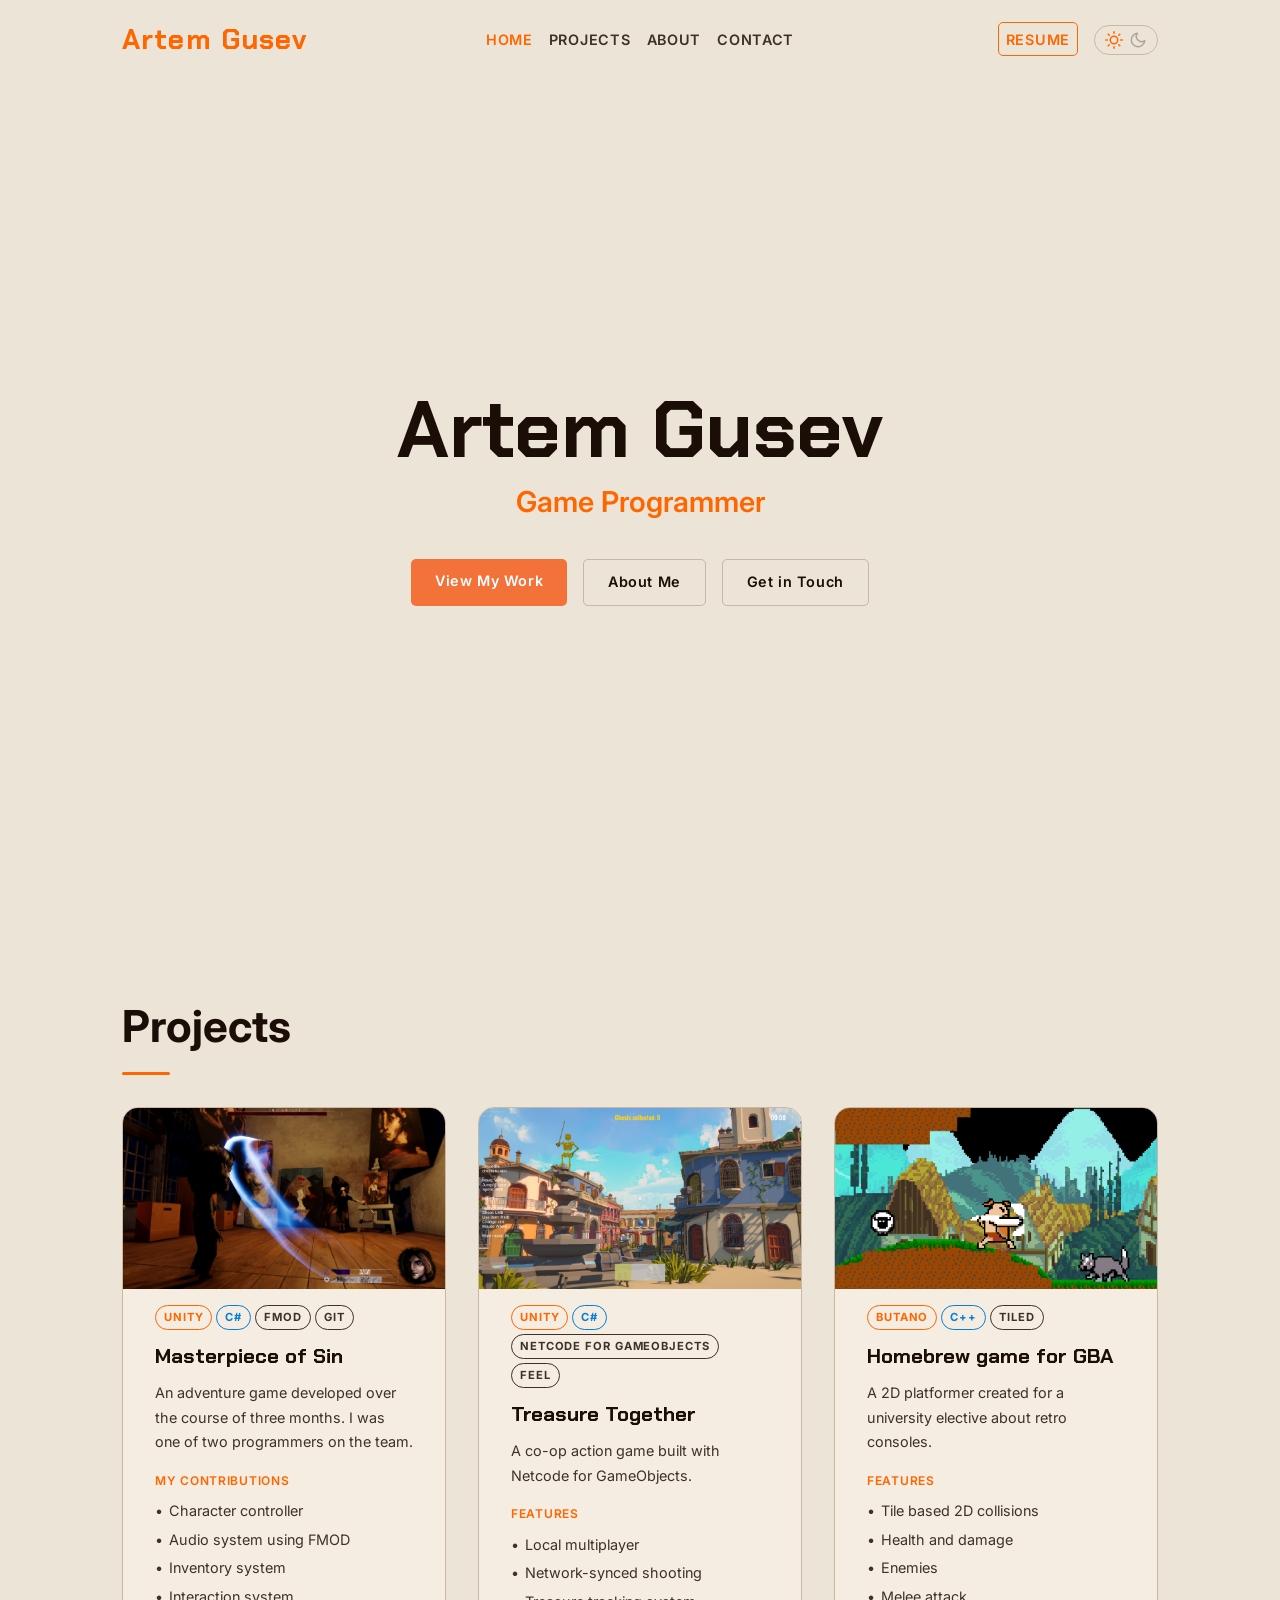
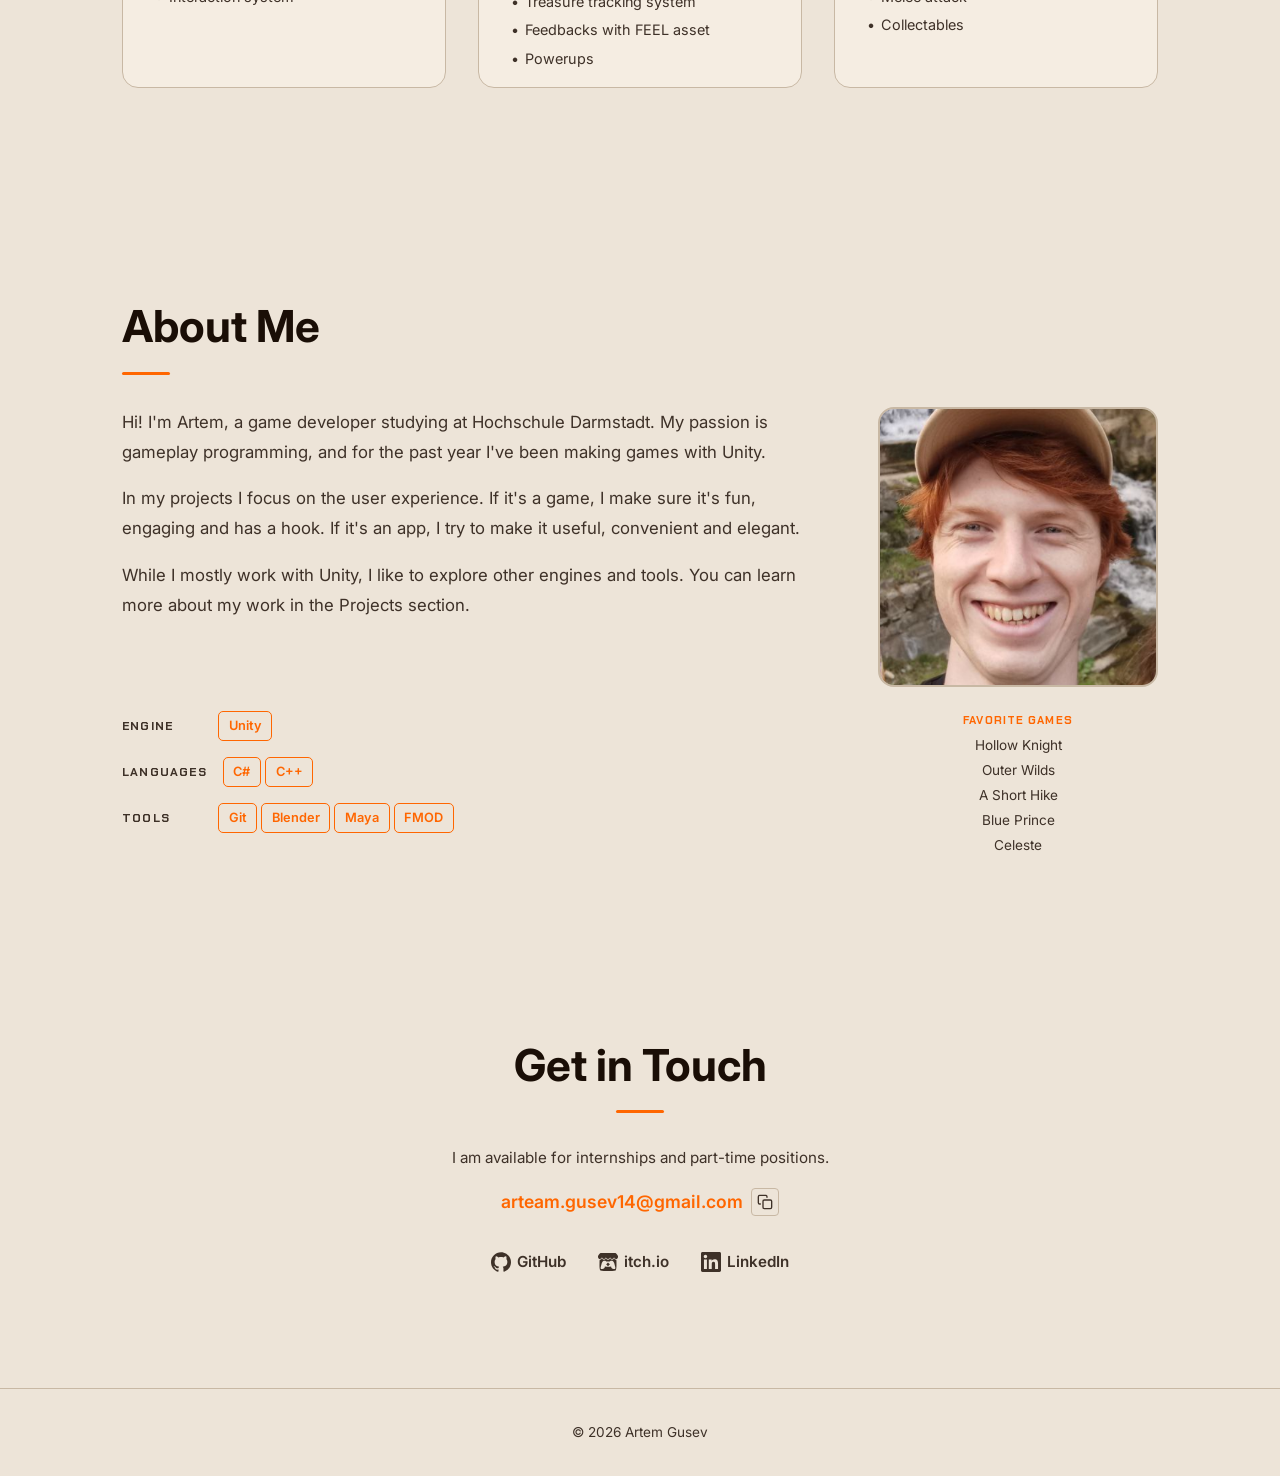
<file: index.html>
<!DOCTYPE html>
<html lang="en" class="no-smooth">
<head>
  <meta charset="UTF-8" />
  <meta name="viewport" content="width=device-width, initial-scale=1.0" />
  <meta name="description" content="Artem Gusev — game developer. Portfolio of personal and study projects." />
  <title>Artem Gusev | Game Dev Portfolio</title>

  <link rel="preconnect" href="https://fonts.googleapis.com" />
  <link rel="preconnect" href="https://fonts.gstatic.com" crossorigin />
  <link href="https://fonts.googleapis.com/css2?family=Chakra+Petch:wght@700&family=Inter:wght@400;600&display=swap" rel="stylesheet" />

  <link rel="stylesheet" href="style.css" />
  <!-- Runs synchronously before first paint to prevent a flash of the wrong theme.
       Wrapped in a block so `savedTheme` doesn't leak into global scope and
       collide with the same variable name in script.js. -->
  <script>
    {
      const savedTheme = localStorage.getItem('theme');
      if (savedTheme) {
        document.documentElement.setAttribute('data-theme', savedTheme);
      } else if (window.matchMedia('(prefers-color-scheme: light)').matches) {
        document.documentElement.setAttribute('data-theme', 'light');
      }
      // No saved preference and no system light preference → dark is CSS default

      // Hide the page before first paint to prevent:
      // - flash of wrong scroll position (on reload)
      // - flash of unstyled text while fonts load (on all visits)
      document.documentElement.style.visibility = 'hidden';
    }
  </script>
</head>
<body>


  <!-- ===================== HEADER / NAV ===================== -->
  <header id="site-header">
    <div class="header-inner">
      <a href="#home" class="site-logo"><span class="logo-dot">Artem Gusev</span></a>

      <button class="nav-toggle" id="nav-toggle" aria-label="Open navigation" aria-expanded="false" aria-controls="primary-nav">
        <span class="hamburger-bar"></span>
        <span class="hamburger-bar"></span>
        <span class="hamburger-bar"></span>
      </button>

      <nav id="primary-nav">
        <a href="#home">Home</a>
        <a href="#projects">Projects</a>
        <a href="#about">About</a>
        <a href="#contact">Contact</a>
      </nav>

      <div class="header-right">
        <a href="assets/resume/resume.pdf" class="nav-resume-link" target="_blank" rel="noopener">Resume</a>
        <button class="theme-toggle" id="theme-toggle" aria-label="Switch to light mode">
        <!-- Sun icon — shown in dark mode -->
        <svg class="icon-sun" width="18" height="18" viewBox="0 0 24 24" fill="none" stroke="currentColor" stroke-width="2" stroke-linecap="round" stroke-linejoin="round" aria-hidden="true">
          <circle cx="12" cy="12" r="5"/>
          <line x1="12" y1="1" x2="12" y2="3"/><line x1="12" y1="21" x2="12" y2="23"/>
          <line x1="4.22" y1="4.22" x2="5.64" y2="5.64"/><line x1="18.36" y1="18.36" x2="19.78" y2="19.78"/>
          <line x1="1" y1="12" x2="3" y2="12"/><line x1="21" y1="12" x2="23" y2="12"/>
          <line x1="4.22" y1="19.78" x2="5.64" y2="18.36"/><line x1="18.36" y1="5.64" x2="19.78" y2="4.22"/>
        </svg>
        <!-- Moon icon — shown in light mode -->
        <svg class="icon-moon" width="18" height="18" viewBox="0 0 24 24" fill="none" stroke="currentColor" stroke-width="2" stroke-linecap="round" stroke-linejoin="round" aria-hidden="true">
          <path d="M21 12.79A9 9 0 1 1 11.21 3 7 7 0 0 0 21 12.79z"/>
        </svg>
      </button>
      </div>
    </div>
  </header>

  <main>
  <!-- ===================== HERO ===================== -->
  <section id="home">
    <!-- <video class="hero-video" autoplay muted loop playsinline>
      <source src="assets/videos/showreel.webm" type="video/webm" />
      <source src="assets/videos/showreel.mp4" type="video/mp4" />
    </video> -->
    <div class="hero-overlay" aria-hidden="true"></div>
    <div class="home-content">
      <h1 class="home-name">Artem Gusev</h1>
      <p class="home-tagline">Game Programmer</p>
      <div class="home-cta-group">
        <a href="#projects" class="btn btn-primary">View My Work</a>
        <a href="#about" class="btn btn-ghost">About Me</a>
        <a href="#contact" class="btn btn-ghost">Get in Touch</a>
      </div>
    </div>
  </section>

  <!-- ===================== PROJECTS ===================== -->
  <section id="projects">
    <div class="section-inner">
      <h2 class="section-title">Projects</h2>

      <!-- Filter bar — update data-filter values to match your actual engines/types -->
      <div class="filter-bar" role="group" aria-label="Filter projects by engine or type">
        <button class="filter-btn active" data-filter="all">All</button>
        <button class="filter-btn" data-filter="unity">Unity</button>
        <button class="filter-btn" data-filter="godot">Godot</button>
        <button class="filter-btn" data-filter="unreal">Unreal</button>
        <button class="filter-btn" data-filter="jam">Game Jam</button>
      </div>

      <!-- Cards are generated from projects.js — edit that file to add/update projects -->
      <div class="projects-grid" id="projects-grid"></div>
    </div>
  </section>

  <!-- ===================== ABOUT ===================== -->
  <section id="about">
    <div class="section-inner">
      <h2 class="section-title">About Me</h2>
      <div class="about-grid">
        <div class="about-text">
          <p>Hi! I'm Artem, a game developer studying at Hochschule Darmstadt. My passion is gameplay programming, and for the past year I've been making games with Unity.</p>
          <p>In my projects I focus on the user experience. If it's a game, I make sure it's fun, engaging and has a hook. If it's an app, I try to make it useful, convenient and elegant.</p>
          <p>While I mostly work with Unity, I like to explore other engines and tools. You can learn more about my work in the Projects section.</p>
        </div>
        <div class="about-image">
          <img src="assets/images/profile.png" alt="Artem Gusev" width="280" height="280" />
        </div>
        <div class="skills-grid">
          <div class="skill-row">
            <span class="skill-category">Engine</span>
            <div class="skill-chips"><span class="skill-chip">Unity</span></div>
          </div>
          <div class="skill-row">
            <span class="skill-category">Languages</span>
            <div class="skill-chips">
              <span class="skill-chip">C#</span>
              <span class="skill-chip">C++</span>
            </div>
          </div>
          <div class="skill-row">
            <span class="skill-category">Tools</span>
            <div class="skill-chips">
              <span class="skill-chip">Git</span>
              <span class="skill-chip">Blender</span>
              <span class="skill-chip">Maya</span>
              <span class="skill-chip">FMOD</span>
            </div>
          </div>
        </div>
        <div class="fav-games">
          <span class="fav-games-label">Favorite games</span>
          <ul>
            <li>Hollow Knight</li>
            <li>Outer Wilds</li>
            <li>A Short Hike</li>
            <li>Blue Prince</li>
            <li>Celeste</li>
          </ul>
        </div>
      </div>
    </div>
  </section>

  <!-- ===================== CONTACT ===================== -->
  <section id="contact">
    <div class="section-inner contact-inner">
      <h2 class="section-title">Get in Touch</h2>
      <p class="contact-availability">I am available for internships and part-time positions.</p>
      <div class="contact-email-row">
        <a href="mailto:arteam.gusev14@gmail.com" class="contact-email-link">arteam.gusev14@gmail.com</a>
        <button class="contact-copy-btn" id="copy-email-btn" aria-label="Copy email address">
          <svg class="icon-copy" width="16" height="16" viewBox="0 0 24 24" fill="none" stroke="currentColor" stroke-width="2" stroke-linecap="round" stroke-linejoin="round" aria-hidden="true"><rect x="9" y="9" width="13" height="13" rx="2"/><path d="M5 15H4a2 2 0 0 1-2-2V4a2 2 0 0 1 2-2h9a2 2 0 0 1 2 2v1"/></svg>
          <svg class="icon-check" width="16" height="16" viewBox="0 0 24 24" fill="none" stroke="currentColor" stroke-width="2.5" stroke-linecap="round" stroke-linejoin="round" aria-hidden="true"><polyline points="20 6 9 17 4 12"/></svg>
        </button>
      </div>
      <nav class="contact-social" aria-label="Social links">
        <a href="https://github.com/Rognin" target="_blank" rel="noopener" aria-label="GitHub profile">
          <svg width="20" height="20" viewBox="0 0 24 24" fill="currentColor" aria-hidden="true"><path d="M12 .297c-6.63 0-12 5.373-12 12 0 5.303 3.438 9.8 8.205 11.385.6.113.82-.258.82-.577 0-.285-.01-1.04-.015-2.04-3.338.724-4.042-1.61-4.042-1.61C4.422 18.07 3.633 17.7 3.633 17.7c-1.087-.744.084-.729.084-.729 1.205.084 1.838 1.236 1.838 1.236 1.07 1.835 2.809 1.305 3.495.998.108-.776.417-1.305.76-1.605-2.665-.3-5.466-1.332-5.466-5.93 0-1.31.465-2.38 1.235-3.22-.135-.303-.54-1.523.105-3.176 0 0 1.005-.322 3.3 1.23.96-.267 1.98-.399 3-.405 1.02.006 2.04.138 3 .405 2.28-1.552 3.285-1.23 3.285-1.23.645 1.653.24 2.873.12 3.176.765.84 1.23 1.91 1.23 3.22 0 4.61-2.805 5.625-5.475 5.92.42.36.81 1.096.81 2.22 0 1.606-.015 2.896-.015 3.286 0 .315.21.69.825.57C20.565 22.092 24 17.592 24 12.297c0-6.627-5.373-12-12-12"/></svg>
          GitHub
        </a>
        <a href="https://rognin.itch.io/" target="_blank" rel="noopener" aria-label="itch.io profile">
          <svg width="20" height="20" viewBox="0 0 24 24" fill="currentColor" aria-hidden="true"><path d="M3.13 1.338C2.08 1.96.02 4.328 0 4.95v1.03c0 1.303 1.22 2.45 2.325 2.45 1.33 0 2.436-1.102 2.436-2.41 0 1.308 1.07 2.41 2.4 2.41 1.328 0 2.362-1.102 2.362-2.41 0 1.308 1.137 2.41 2.466 2.41h.024c1.33 0 2.466-1.102 2.466-2.41 0 1.308 1.034 2.41 2.363 2.41 1.33 0 2.4-1.102 2.4-2.41 0 1.308 1.106 2.41 2.435 2.41C22.78 8.43 24 7.282 24 5.98V4.95c-.02-.62-2.082-2.99-3.13-3.612-3.253-.114-5.508-.134-8.87-.133-3.362 0-7.945.053-8.87.133zm6.376 6.477a2.74 2.74 0 0 1-.468.602c-.5.49-1.19.795-1.947.795a2.786 2.786 0 0 1-1.95-.795c-.182-.178-.32-.37-.446-.59-.127.222-.303.412-.486.59a2.788 2.788 0 0 1-1.95.795c-.092 0-.187-.025-.264-.052-.107 1.113-.152 2.176-.168 2.95v.005l-.006 1.167c.02 2.334-.23 7.564 1.03 8.85 1.952.454 5.545.662 9.15.663 3.605 0 7.198-.21 9.15-.664 1.26-1.284 1.01-6.514 1.03-8.848l-.006-1.167v-.004c-.016-.775-.06-1.838-.168-2.95-.077.026-.172.052-.263.052a2.788 2.788 0 0 1-1.95-.795c-.184-.178-.36-.368-.486-.59-.127.22-.265.412-.447.59a2.786 2.786 0 0 1-1.95.794c-.76 0-1.446-.303-1.948-.793a2.74 2.74 0 0 1-.468-.602 2.738 2.738 0 0 1-.463.602 2.787 2.787 0 0 1-1.95.794h-.16a2.787 2.787 0 0 1-1.95-.793 2.738 2.738 0 0 1-.464-.602zm-2.004 2.59v.002c.795.002 1.5 0 2.373.953.687-.072 1.406-.108 2.125-.107.72 0 1.438.035 2.125.107.873-.953 1.578-.95 2.372-.953.376 0 1.876 0 2.92 2.934l1.123 4.028c.832 2.995-.266 3.068-1.636 3.07-2.03-.075-3.156-1.55-3.156-3.025-1.124.184-2.436.276-3.748.277-1.312 0-2.624-.093-3.748-.277 0 1.475-1.125 2.95-3.156 3.026-1.37-.004-2.468-.077-1.636-3.072l1.122-4.027c1.045-2.934 2.545-2.934 2.92-2.934zM12 12.714c-.002.002-2.14 1.964-2.523 2.662l1.4-.056v1.22c0 .056.56.033 1.123.007.562.026 1.124.05 1.124-.008v-1.22l1.4.055C14.138 14.677 12 12.713 12 12.713z"/></svg>
          itch.io
        </a>
        <a href="https://www.linkedin.com/in/artem-gusev14" target="_blank" rel="noopener" aria-label="LinkedIn profile">
          <svg width="20" height="20" viewBox="0 0 24 24" fill="currentColor" aria-hidden="true"><path d="M20.447 20.452h-3.554v-5.569c0-1.328-.027-3.037-1.852-3.037-1.853 0-2.136 1.445-2.136 2.939v5.667H9.351V9h3.414v1.561h.046c.477-.9 1.637-1.85 3.37-1.85 3.601 0 4.267 2.37 4.267 5.455v6.286zM5.337 7.433c-1.144 0-2.063-.926-2.063-2.065 0-1.138.92-2.063 2.063-2.063 1.14 0 2.064.925 2.064 2.063 0 1.139-.925 2.065-2.064 2.065zm1.782 13.019H3.555V9h3.564v11.452zM22.225 0H1.771C.792 0 0 .774 0 1.729v20.542C0 23.227.792 24 1.771 24h20.451C23.2 24 24 23.227 24 22.271V1.729C24 .774 23.2 0 22.222 0h.003z"/></svg>
          LinkedIn
        </a>
      </nav>
    </div>
  </section>

  </main>

  <!-- ===================== FOOTER ===================== -->
  <footer id="site-footer">
    <div class="footer-inner">
      <p class="footer-copy">&copy; 2026 Artem Gusev</p>
    </div>
  </footer>

  <script src="projects.js"></script>
  <script src="script.js"></script>
</body>
</html>
</file>
<file: style.css>
/* =====================================================================
   DESIGN TOKENS
   ===================================================================== */
:root {
  color-scheme: dark;
  --color-bg:          #1c1917;
  --color-bg-rgb:      28, 25, 23;
  --color-bg-surface:  #272018;
  --color-bg-elevated: #332a1e;
  --color-border:      #3d3228;
  --color-accent:           #d48647	;  /* burnt orange — filled elements, white text on top */
  --color-accent-highlight: #f4a261;  /* sandy orange — text, outlines, tags, no white text on top */
  --color-accent-glow: rgba(200, 104, 32, 0.35);
  --color-accent-dim:  rgba(244, 162, 97, 0.1);
  --color-text:        #fdf0e6;
  --color-text-muted:  #d0c3b6;
  --color-text-inverse:#1c1917;

  --font-display: 'Chakra Petch', sans-serif;
  --font-body:    'Inter', sans-serif;

  --space-xs:  0.25rem;
  --space-sm:  0.5rem;
  --space-md:  1rem;
  --space-lg:  2rem;
  --space-xl:  4rem;
  --space-2xl: 6rem;

  --radius-sm: 5px;
  --radius-md: 8px;
  --radius-lg: 16px;

  --color-secondary: #7ec8e3;

  --shadow-card: 0 4px 24px rgba(0, 0, 0, 0.4);
  --shadow-glow: 0 0 20px var(--color-accent-glow);

  --transition-fast: 150ms ease;
  --transition-base: 250ms ease;

  --header-h: 60px;
}

/* =====================================================================
   BASE RESET & BODY
   ===================================================================== */
*, *::before, *::after {
  margin: 0;
  padding: 0;
  box-sizing: border-box;
}

[hidden] { display: none !important; }

/* Smooth scroll only for users who haven't opted out of motion */
@media (prefers-reduced-motion: no-preference) {
  html:not(.no-smooth) {
    scroll-behavior: smooth;
  }
}

html {
  scroll-padding-top: var(--header-h);
}

body {
  font-family: var(--font-body);
  background-color: var(--color-bg);
  color: var(--color-text);
  line-height: 1.7;
  font-size: 1rem;
}

/*
  Theme transition — only active for the ~350ms while switching themes.
  JS adds/removes .theme-transitioning on <html> via applyTheme().
  Using !important so this overrides any element-level transition declarations.
*/
.theme-transitioning,
.theme-transitioning *,
.theme-transitioning *::before,
.theme-transitioning *::after {
  transition: background-color 350ms ease, border-color 350ms ease, color 350ms ease, box-shadow 350ms ease !important;
}

/* Reduced-motion: collapse the theme-transition duration to zero.
   Comes after the .theme-transitioning rule so it wins the !important race. */
@media (prefers-reduced-motion: reduce) {
  .theme-transitioning,
  .theme-transitioning *,
  .theme-transitioning *::before,
  .theme-transitioning *::after {
    transition-duration: 0ms !important;
  }
  .hero-video {
    display: none;
  }
}

/* =====================================================================
   SHARED LAYOUT
   ===================================================================== */
.section-inner {
  max-width: 1100px;
  margin: 0 auto;
  padding: calc(1.1 * var(--header-h)) var(--space-lg) var(--header-h);
}

.section-title {
  font-family: var(--font-body);
  font-size: clamp(1.75rem, 4vw, 2.75rem);
  font-weight: 700;
  color: var(--color-text);
  margin-bottom: var(--space-lg);
}

.section-title::after {
  content: '';
  display: block;
  width: 48px;
  height: 3px;
  background: var(--color-accent-highlight);
  margin-top: var(--space-sm);
  border-radius: 2px;
}

/* =====================================================================
   BUTTONS
   ===================================================================== */
.btn {
  display: inline-block;
  padding: 0.65rem 1.5rem;
  border-radius: var(--radius-sm);
  font-family: var(--font-body);
  font-weight: 600;
  font-size: 0.9rem;
  letter-spacing: 0.04em;
  text-decoration: none;
  cursor: pointer;
  border: none;
  transition: background var(--transition-fast), box-shadow var(--transition-fast), transform var(--transition-fast);
}

.btn:hover {
  transform: translateY(-2px);
}

.btn-primary {
  background: var(--color-accent);
  color: #fff;
}

.btn-primary:hover {
  background: #a85518;
  box-shadow: var(--shadow-glow);
}

.btn-ghost {
  background: transparent;
  color: var(--color-text);
  border: 1px solid var(--color-border);
}

.btn-ghost:hover {
  border-color: var(--color-accent-highlight);
  color: var(--color-accent-highlight);
}

/* =====================================================================
   HEADER / NAV
   ===================================================================== */
#site-header {
  position: sticky;
  top: 0;
  z-index: 100;
  background: rgba(var(--color-bg-rgb), var(--header-bg-opacity, 0));
  backdrop-filter: blur(12px);
  -webkit-backdrop-filter: blur(12px);
  border-bottom: 1px solid transparent;
  transition: border-color var(--transition-base);
}

.header-inner {
  max-width: 1100px;
  margin: 0 auto;
  padding: var(--space-md) var(--space-lg);
  display: grid;
  grid-template-columns: 1fr auto 1fr;
  align-items: center;
}

.site-logo {
  font-family: var(--font-display);
  font-size: 1.76rem;
  font-weight: 700;
  color: var(--color-text);
  text-decoration: none;
  letter-spacing: 0.04em;
  opacity: 1;
  transition: opacity 0.3s ease, visibility 0.3s ease;
}

.site-logo.logo-hidden {
  opacity: 0;
  visibility: hidden;
  pointer-events: none;
}

.logo-dot {
  color: var(--color-accent-highlight);
}

#primary-nav {
  display: flex;
  gap: var(--space-md);
  align-items: center;
  justify-self: center;
}

#primary-nav a {
  color: var(--color-text-muted);
  text-decoration: none;
  font-size: 0.9rem;
  font-weight: 600;
  letter-spacing: 0.05em;
  text-transform: uppercase;
  transition: color var(--transition-fast);
}

#primary-nav a:hover,
#primary-nav a.active {
  color: var(--color-accent-highlight);
}

.header-right {
  justify-self: end;
  display: flex;
  align-items: center;
  gap: var(--space-md);
}

.nav-resume-link {
  position: relative;
  border: none;
  padding: var(--space-xs) var(--space-sm);
  color: var(--color-accent-highlight);
  text-decoration: none;
  font-size: 0.9rem;
  font-weight: 600;
  letter-spacing: 0.05em;
  text-transform: uppercase;
  transition: color var(--transition-fast);
}

/* Border as a pseudo-element so it can be shifted independently of the text */
.nav-resume-link::before {
  content: '';
  position: absolute;
  inset: -2px 0 0 0; /* top border edge is 2px above the text box */
  border: 1px solid var(--color-accent-highlight);
  border-radius: var(--radius-sm);
  background: transparent;
  transition: background var(--transition-fast), border-color var(--transition-fast);
  pointer-events: none;
  z-index: -1;
}

.nav-resume-link:hover {
  color: var(--color-text-inverse);
}

.nav-resume-link:hover::before {
  background: var(--color-accent);
  border-color: var(--color-accent);
}

.nav-toggle {
  display: none;
  flex-direction: column;
  gap: 5px;
  background: none;
  border: none;
  cursor: pointer;
  padding: var(--space-sm);
}

.hamburger-bar {
  display: block;
  width: 24px;
  height: 2px;
  background: var(--color-text);
  border-radius: 2px;
  transition: transform var(--transition-base), opacity var(--transition-base);
}

/* =====================================================================
   HERO
   ===================================================================== */
main {
  background-color: var(--color-bg);
  position: relative;
  z-index: 1;
}

#home {
  position: relative;
  min-height: 100vh;
  display: flex;
  align-items: center;
  margin-top: calc(-1 * var(--header-h));
  padding: calc(var(--space-2xl) + var(--header-h)) var(--space-lg) var(--header-h);
  background: var(--color-bg);
  z-index: 1;
  overflow: hidden;
}

.hero-video {
  position: absolute;
  inset: 0;
  width: 100%;
  height: 100%;
  object-fit: cover;
  z-index: 0;
}

.hero-overlay {
  position: absolute;
  inset: 0;
  background: rgba(var(--color-bg-rgb), 0.6);
  z-index: 1;
}

.home-content {
  position: relative;
  z-index: 2;
  max-width: 700px;
  margin: 0 auto;
  padding: 0 var(--space-lg);
  text-align: center;
}

.home-label {
  font-size: 0.85rem;
  letter-spacing: 0.15em;
  text-transform: uppercase;
  color: var(--color-accent-highlight);
  font-weight: 600;
  margin-bottom: var(--space-sm);
}

.home-name {
  font-family: var(--font-display);
  font-size: clamp(2.75rem, 7vw, 5rem);
  font-weight: 700;
  line-height: 1;
  color: var(--color-text);
  margin-bottom: 0.5rem;
}

.home-tagline {
  font-size: clamp(1.3rem, 3vw, 1.8rem);
  font-weight: 600;
  color: var(--color-accent-highlight);
  margin-bottom: var(--space-lg);
  margin-left: auto;
  margin-right: auto;
}

.home-cta-group {
  display: flex;
  gap: var(--space-md);
  flex-wrap: wrap;
  justify-content: center;
}

/* =====================================================================
   ABOUT
   ===================================================================== */
.about-grid {
  display: grid;
  grid-template-columns: 1fr 280px;
  column-gap: var(--space-xl);
  row-gap: var(--space-md);
  align-items: start;
}

.about-text {
  display: flex;
  flex-direction: column;
  gap: var(--space-md);
  font-size: 1.05rem;
  color: var(--color-text-muted);
  line-height: 1.8;
}

.about-image {
  width: 280px;
}

.about-image img {
  width: 280px;
  height: 280px;
  object-fit: cover;
  border-radius: var(--radius-lg);
  border: 2px solid var(--color-border);
}

.about-image-placeholder {
  width: 280px;
  height: 280px;
  background: var(--color-bg-elevated);
  border: 2px dashed var(--color-border);
  border-radius: var(--radius-lg);
  display: flex;
  align-items: center;
  justify-content: center;
  color: var(--color-text-muted);
  font-size: 0.85rem;
  letter-spacing: 0.1em;
  text-transform: uppercase;
}

.fav-games {
  text-align: center;
}

.fav-games-label {
  display: block;
  font-family: var(--font-display);
  font-size: 0.7rem;
  font-weight: 700;
  text-transform: uppercase;
  letter-spacing: 0.1em;
  color: var(--color-accent-highlight);
  margin-bottom: var(--space-xs);
}

.fav-games ul {
  list-style: none;
  display: flex;
  flex-direction: column;
  gap: 2px;
}

.fav-games li {
  font-size: 0.85rem;
  color: var(--color-text-muted);
}

.skills-grid {
  display: flex;
  flex-direction: column;
  gap: var(--space-md);
}

.skill-row {
  display: flex;
  align-items: center;
  gap: var(--space-md);
}

.skill-category {
  font-family: var(--font-display);
  font-size: 0.75rem;
  font-weight: 700;
  text-transform: uppercase;
  letter-spacing: 0.1em;
  color: var(--color-text-muted);
  min-width: 80px;
  flex-shrink: 0;
}

.skill-chips {
  display: flex;
  flex-wrap: wrap;
  gap: var(--space-xs);
}

.skill-chip {
  font-size: 0.8rem;
  font-weight: 600;
  color: var(--color-accent-highlight);
  border: 1px solid var(--color-accent-highlight);
  border-radius: 5px;
  padding: 0.2rem 0.6rem;
}

/* =====================================================================
   PROJECTS
   ===================================================================== */
#projects,
#about,
#contact {
  position: relative;
  z-index: 1;
  background-color: var(--color-bg);
  scroll-margin-top: calc(-1 * var(--header-h));
}

#projects {
  min-height: 100vh;
}

#about {
  min-height: 80vh;
}

#contact {
  padding-bottom: var(--space-lg);
}

.filter-bar {
  display: none; /* hidden until there are enough projects to warrant filtering */
  gap: var(--space-sm);
  flex-wrap: wrap;
  margin-bottom: var(--space-lg);
}

.filter-btn {
  padding: var(--space-xs) var(--space-md);
  border: 1px solid var(--color-border);
  border-radius: 999px;
  background: transparent;
  color: var(--color-text-muted);
  font-family: var(--font-body);
  font-size: 0.85rem;
  font-weight: 600;
  cursor: pointer;
  transition: background-color var(--transition-fast), border-color var(--transition-fast), color var(--transition-fast);
}

.filter-btn.active,
.filter-btn:hover {
  border-color: var(--color-accent-highlight);
  color: var(--color-accent-highlight);
  background: var(--color-accent-dim);
}

.projects-grid {
  display: grid;
  grid-template-columns: repeat(auto-fill, minmax(320px, 1fr));
  gap: var(--space-lg);
}

.project-card {
  background: var(--color-bg-surface);
  border: 1px solid var(--color-border);
  border-radius: var(--radius-lg);
  overflow: hidden;
  display: flex;
  flex-direction: column;
  transition: transform var(--transition-base), box-shadow var(--transition-base);
}

.project-card:hover {
  transform: translateY(-4px);
  box-shadow: var(--shadow-card);
}

.project-card.hidden {
  display: none;
}

.card-media {
  position: relative;
  aspect-ratio: 16 / 9;
  overflow: hidden;
  background: var(--color-bg-elevated);
}

.card-media img,
.card-media video {
  width: 100%;
  height: 100%;
  object-fit: cover;
  transition: transform var(--transition-base);
}

.project-card:hover .card-media img,
.project-card:hover .card-media video {
  transform: scale(1.04);
}

.card-thumb-placeholder {
  width: 100%;
  height: 100%;
  background-color: var(--color-bg-elevated);
  background-image: repeating-linear-gradient(
    45deg,
    transparent,
    transparent 10px,
    rgba(0, 0, 0, 0.08) 10px,
    rgba(0, 0, 0, 0.08) 20px
  );
}

.card-media-overlay {
  position: absolute;
  inset: 0;
  background: rgba(0, 0, 0, 0.7);
  display: flex;
  align-items: center;
  justify-content: center;
  opacity: 0;
  transition: opacity var(--transition-base);
}

.project-card:hover .card-media-overlay {
  opacity: 1;
}

.btn-play-modal {
  padding: 0.6rem 1.25rem;
  background: var(--color-accent);
  color: #fff;
  border: none;
  border-radius: var(--radius-sm);
  font-family: var(--font-body);
  font-weight: 600;
  font-size: 0.9rem;
  cursor: pointer;
  transition: background var(--transition-fast), transform var(--transition-fast);
}

.btn-play-modal:hover {
  background: #a85518;
  transform: scale(1.04);
}

.card-body {
  padding: var(--space-md) var(--space-lg);
  display: flex;
  flex-direction: column;
  gap: var(--space-sm);
  flex: 1;
}

.card-meta {
  display: flex;
  gap: var(--space-xs);
  flex-wrap: wrap;
}

.tag {
  font-size: 0.7rem;
  font-weight: 700;
  letter-spacing: 0.08em;
  text-transform: uppercase;
  padding: 2px 8px;
  border-radius: 999px;
  border: 1px solid currentColor;
}

.tag-engine { color: var(--color-accent-highlight); }
.tag-lang   { color: var(--color-secondary); }
.tag-jam    { color: #f59e0b; }
.tag-tool   { color: var(--color-text-muted); }

.card-title {
  font-family: var(--font-display);
  font-size: 1.3rem;
  font-weight: 700;
  color: var(--color-text);
}

.card-desc {
  font-size: 0.9rem;
  color: var(--color-text-muted);
}

.card-contributions-wrap {
  flex: 1;
}

.card-contributions {
  list-style: none;
  padding: 0;
  margin: var(--space-sm) 0 0;
  display: flex;
  flex-direction: column;
  gap: 4px;
}

.card-contributions li {
  font-size: 0.9rem;
  color: var(--color-text-muted);
  padding-left: 1em;
  position: relative;
}

.card-contributions li::before {
  content: '•';
  position: absolute;
  left: 0;
  color: var(--color-text-muted);
}

.card-contributions-title {
  font-size: 0.75rem;
  font-weight: 600;
  text-transform: uppercase;
  letter-spacing: 0.06em;
  color: var(--color-accent-highlight);
  margin: var(--space-sm) 0 4px;
}

.card-links {
  display: flex;
  gap: var(--space-md);
  margin-top: var(--space-sm);
}

.card-link {
  font-size: 0.85rem;
  font-weight: 600;
  color: var(--color-accent-highlight);
  text-decoration: none;
  transition: color var(--transition-fast);
}

.card-link:hover {
  color: #f8c898;
  text-decoration: underline;
}

/* =====================================================================
   SKILLS
   ===================================================================== */

.skill-group {
  background: var(--color-bg-surface);
  border: 1px solid var(--color-border);
  border-radius: var(--radius-lg);
  padding: var(--space-lg);
}

.skill-group-title {
  font-family: var(--font-display);
  font-size: 1rem;
  font-weight: 700;
  color: var(--color-accent-highlight);
  text-transform: uppercase;
  letter-spacing: 0.1em;
  margin-bottom: var(--space-md);
}

.skill-list {
  list-style: none;
  display: flex;
  flex-direction: column;
  gap: var(--space-sm);
}

.skill-list li {
  font-size: 0.9rem;
  color: var(--color-text-muted);
  padding-left: var(--space-md);
  position: relative;
}

.skill-list li::before {
  content: '▸';
  position: absolute;
  left: 0;
  color: var(--color-accent-highlight);
}

/* =====================================================================
   CONTACT
   ===================================================================== */
.contact-inner {
  text-align: center;
}

.contact-availability {
  font-size: 0.95rem;
  color: var(--color-text-muted);
  margin-bottom: var(--space-md);
}

.contact-inner .section-title::after {
  margin-left: auto;
  margin-right: auto;
}

.contact-copy-btn .icon-check {
  display: none;
}

.contact-copy-btn.copied .icon-copy {
  display: none;
}

.contact-copy-btn.copied .icon-check {
  display: block;
}

.contact-email-row {
  display: inline-flex;
  align-items: center;
  gap: var(--space-sm);
  margin-bottom: var(--space-lg);
}

.contact-email-link {
  font-size: 1.1rem;
  font-weight: 600;
  color: var(--color-accent-highlight);
  text-decoration: none;
  transition: color var(--transition-fast);
}

.contact-email-link:hover {
  color: var(--color-text);
  text-decoration: underline;
}

.contact-copy-btn {
  display: inline-flex;
  align-items: center;
  justify-content: center;
  padding: 0.3rem;
  background: transparent;
  border: 1px solid var(--color-border);
  border-radius: 4px;
  color: var(--color-text-muted);
  cursor: pointer;
  transition: color var(--transition-fast), border-color var(--transition-fast);
  line-height: 1;
}

.contact-copy-btn:hover {
  color: var(--color-accent-highlight);
  border-color: var(--color-accent-highlight);
}

.contact-copy-btn.copied {
  color: #6bcb77;
  border-color: #6bcb77;
}

.contact-social {
  display: flex;
  justify-content: center;
  gap: var(--space-lg);
  flex-wrap: wrap;
}

.contact-social a {
  display: inline-flex;
  align-items: center;
  gap: 0.4em;
  font-size: 0.95rem;
  font-weight: 600;
  color: var(--color-text-muted);
  text-decoration: none;
  transition: color var(--transition-fast);
}

.contact-social a:hover {
  color: var(--color-accent-highlight);
}

/* =====================================================================
   FOOTER
   ===================================================================== */
#site-footer {
  position: relative;
  z-index: 1;
  background-color: var(--color-bg);
  border-top: 1px solid var(--color-border);
  padding: var(--space-lg);
}

.footer-inner {
  max-width: 1100px;
  margin: 0 auto;
  text-align: center;
}

.footer-copy {
  font-size: 0.85rem;
  color: var(--color-text-muted);
}

/* Tech badges — used on project page */
.modal-tech-badge {
  font-size: 0.72rem;
  font-weight: 700;
  letter-spacing: 0.07em;
  text-transform: uppercase;
  padding: 3px 10px;
  border-radius: 999px;
  color: var(--color-accent-highlight);
  border: 1px solid var(--color-accent-highlight);
  background: var(--color-accent-dim);
}

/* Snippet panel — used on project page */
.snippet-panel {
  border: 1px solid var(--color-border);
  border-radius: var(--radius-md);
  overflow: hidden;
}

.snippet-header {
  font-size: 0.75rem;
  font-weight: 600;
  font-family: var(--font-body);
  color: var(--color-text-muted);
  background: var(--color-bg-elevated);
  border-bottom: 1px solid var(--color-border);
  padding: var(--space-xs) var(--space-md);
  letter-spacing: 0.04em;
}

.snippet-panel pre[class*="language-"] {
  margin: 0;
  border-radius: 0;
  max-height: 320px;
  overflow-y: auto;
  font-size: 0.82rem;
  line-height: 1.6;
  background: #1e1b18;
  scrollbar-width: thin;
  scrollbar-color: var(--color-border) #1e1b18;
}

.snippet-panel pre[class*="language-"]::-webkit-scrollbar        { width: 6px; height: 6px; }
.snippet-panel pre[class*="language-"]::-webkit-scrollbar-track  { background: #1e1b18; }
.snippet-panel pre[class*="language-"]::-webkit-scrollbar-thumb  { background: var(--color-border); border-radius: 999px; }
.snippet-panel pre[class*="language-"]::-webkit-scrollbar-thumb:hover { background: var(--color-text-muted); }


/* =====================================================================
   PROJECT PAGE
   ===================================================================== */
.project-page {
  max-width: 1100px;
  margin: 0 auto;
  padding: var(--space-xl) var(--space-lg) var(--space-2xl);
}

.project-sidebar {
  display: flex;
  flex-direction: row;
  justify-content: space-between;
  align-items: center;
  margin-bottom: var(--space-md);
}

.project-sidebar-sticky {
  display: contents;
}

@media (min-width: 1300px) {
  .project-sidebar {
    position: fixed;
    top: var(--space-lg);
    left: var(--space-lg);
    z-index: 50;
    flex-direction: column;
    justify-content: flex-start;
    align-items: flex-start;
    gap: var(--space-sm);
    margin-bottom: 0;
  }
}

.project-back {
  display: inline-flex;
  align-items: center;
  gap: 6px;
  padding: 6px 14px;
  background: var(--color-bg-surface);
  border: 1px solid var(--color-border);
  border-radius: 999px;
  font-size: 0.82rem;
  font-weight: 600;
  color: var(--color-text-muted);
  text-decoration: none;
  letter-spacing: 0.04em;
  transition: color var(--transition-fast), border-color var(--transition-fast);
}

.project-back:hover {
  color: var(--color-accent-highlight);
  border-color: var(--color-accent-highlight);
}

.project-title {
  font-family: var(--font-display);
  font-size: clamp(1.8rem, 5vw, 3rem);
  color: var(--color-text);
  margin-bottom: var(--space-md);
  line-height: 1.15;
}

.project-meta-list {
  display: flex;
  flex-wrap: wrap;
  margin: 0 0 var(--space-lg);
  border: 1px solid var(--color-border);
  border-radius: var(--radius-md);
  overflow: hidden;
}

.project-meta-item {
  display: flex;
  flex-direction: column;
  padding: 0.6rem 1rem;
  flex: 1;
  min-width: 90px;
  border-right: 1px solid var(--color-border);
  background: var(--color-bg-surface);
}

.project-meta-item:last-child {
  border-right: none;
}

.project-meta-item dt {
  font-size: 0.65rem;
  font-weight: 600;
  letter-spacing: 0.1em;
  text-transform: uppercase;
  color: var(--color-text-muted);
  margin-bottom: 3px;
}

.project-meta-item dd {
  font-size: 0.9rem;
  font-weight: 600;
  color: var(--color-text);
}

.project-media {
  aspect-ratio: 16 / 9;
  background: var(--color-bg);
  border-radius: var(--radius-lg);
  overflow: hidden;
  margin-bottom: var(--space-lg);
}

.project-media img,
.project-media video,
.project-media iframe {
  width: 100%;
  height: 100%;
  object-fit: cover;
  border: none;
}

.project-desc {
  font-size: 1rem;
  color: var(--color-text-muted);
  line-height: 1.8;
  margin-bottom: var(--space-lg);
}

.project-features-intro {
  font-size: 1rem;
  color: var(--color-text-muted);
  line-height: 1.8;
  margin-bottom: var(--space-md);
}

.project-links {
  display: flex;
  gap: var(--space-md);
  flex-wrap: wrap;
  margin-bottom: var(--space-xl);
}

.project-features {
  display: flex;
  flex-direction: column;
  gap: var(--space-sm);
  border-top: 1px solid var(--color-border);
  padding-top: var(--space-lg);
}

/* Feature accordion */
.feature-panel {
  border: 1px solid var(--color-border);
  border-radius: var(--radius-md);
  overflow: hidden;
  background: var(--color-bg-surface);
}

.feature-header {
  width: 100%;
  display: flex;
  justify-content: space-between;
  align-items: center;
  gap: var(--space-md);
  padding: var(--space-sm) var(--space-md);
  background: rgba(255, 255, 255, 0.06);
  border: none;
  cursor: pointer;
  text-align: left;
  transition: background var(--transition-fast);
}

.feature-header:hover {
  background: var(--color-bg-elevated);
}

.feature-header-left {
  display: flex;
  align-items: center;
  gap: var(--space-sm);
  min-width: 0;
}

.feature-icon {
  flex-shrink: 0;
  width: 18px;
  height: 18px;
  color: var(--color-accent-highlight);
  opacity: 0.85;
}

.feature-icon svg {
  width: 100%;
  height: 100%;
}

.feature-title {
  font-family: var(--font-display);
  font-size: 0.9rem;
  font-weight: 700;
  letter-spacing: 0.04em;
  color: var(--color-text);
}

/* Plus → × toggle icon */
.feature-toggle {
  flex-shrink: 0;
  width: 14px;
  height: 14px;
  color: var(--color-accent-highlight);
  transform: rotate(-45deg);
  transition: transform 0.3s ease;
}

.feature-header[aria-expanded="true"] .feature-toggle {
  transform: rotate(0deg);
}

.feature-header[aria-expanded="true"] {
  background: rgba(255, 255, 255, 0.11);
}

/* Smooth expand via max-height */
.feature-body {
  max-height: 0;
  overflow: hidden;
  border-top: 1px solid transparent;
  transition: max-height 0.35s ease, border-top-color 0.15s;
}

.feature-body.is-open {
  border-top-color: var(--color-border);
}

.feature-body-inner {
  display: flex;
  flex-direction: column;
  gap: var(--space-md);
  padding: var(--space-md);
}

.feature-desc {
  font-size: 0.9rem;
  color: var(--color-text-muted);
  line-height: 1.75;
}

/* Nested sub-panels */
.feature-sublist {
  display: flex;
  flex-direction: column;
  gap: var(--space-xs);
}

.feature-sublist {
  padding-left: var(--space-md);
}

/* =====================================================================
   RESPONSIVE — TABLET (≤768px)
   ===================================================================== */
@media (max-width: 768px) {
  .nav-toggle {
    display: flex;
  }

  #site-header {
    position: relative;
  }

  #home {
    margin-top: 0;
    padding-top: var(--space-2xl);
  }

  #primary-nav {
    position: absolute;
    top: 100%;
    left: 0;
    right: 0;
    flex-direction: column;
    align-items: flex-start;
    background: var(--color-bg-surface);
    border-bottom: 1px solid var(--color-border);
    padding: var(--space-md) var(--space-lg);
    gap: var(--space-md);
    display: none;
  }

  #primary-nav.is-open {
    display: flex;
  }

  .about-grid {
    flex-direction: column-reverse;
  }

  .about-image,
  .about-image-placeholder {
    width: 100%;
  }

  .about-image img {
    width: 100%;
    height: auto;
    max-height: 280px;
  }

  .about-image-placeholder {
    height: 200px;
  }

  .home-content {
    padding: 0;
  }

  .projects-grid {
    grid-template-columns: 1fr;
  }

}

/* =====================================================================
   RESPONSIVE — MOBILE (≤480px)
   ===================================================================== */
@media (max-width: 480px) {
  .section-inner {
    padding: var(--space-lg) var(--space-md);
  }

  .home-cta-group {
    flex-direction: column;
  }

  .footer-inner {
    flex-direction: column;
    text-align: center;
  }

}

/* =====================================================================
   THEME TOGGLE BUTTON
   ===================================================================== */
.theme-toggle {
  background: none;
  border: 1px solid var(--color-border);
  border-radius: 999px;
  padding: 5px 10px;
  cursor: pointer;
  display: flex;
  align-items: center;
  gap: 6px;
  transition: border-color var(--transition-fast);
  flex-shrink: 0;
}

.theme-toggle:hover {
  border-color: var(--color-accent-highlight);
}

/* Both icons always visible */
.icon-sun,
.icon-moon {
  display: block;
  transition: color var(--transition-fast), opacity var(--transition-fast);
}

/* Dark mode: moon is active, sun is dimmed */
.icon-sun  { color: var(--color-text-muted); opacity: 0.35; }
.icon-moon { color: var(--color-accent-highlight); opacity: 1; }

/* Light mode: sun is active, moon is dimmed */
[data-theme="light"] .icon-sun  { color: var(--color-accent-highlight); opacity: 1; }
[data-theme="light"] .icon-moon { color: var(--color-text-muted); opacity: 0.35; }

/* =====================================================================
   LIGHT THEME  — Dusk Linen (B4)
   ===================================================================== */
[data-theme="light"] {
  color-scheme: light;
  --color-bg:               #ede4d8;
  --color-bg-rgb:           237, 228, 216;
  --color-bg-surface:       #f5ede2;
  --color-bg-elevated:      #e0d0bc;
  --color-border:           #c8b8a4;
  --color-accent:           #f2723a;
  --color-accent-highlight: #ff6600;
  --color-accent-glow:      rgba(242, 114, 58, 0.2);
  --color-accent-dim:       rgba(242, 114, 58, 0.08);
  --color-text:             #1a0e06;
  --color-text-muted:       #3e3128;
  --color-text-inverse:     #ede4d8;
  --color-secondary:        #037fd8;
  --shadow-card:            0 4px 24px rgba(0, 0, 0, 0.12);
  --shadow-glow:            0 0 20px var(--color-accent-glow);
}

[data-theme="light"] #site-header {
  background: rgba(var(--color-bg-rgb), var(--header-bg-opacity, 0));
}
</file>
